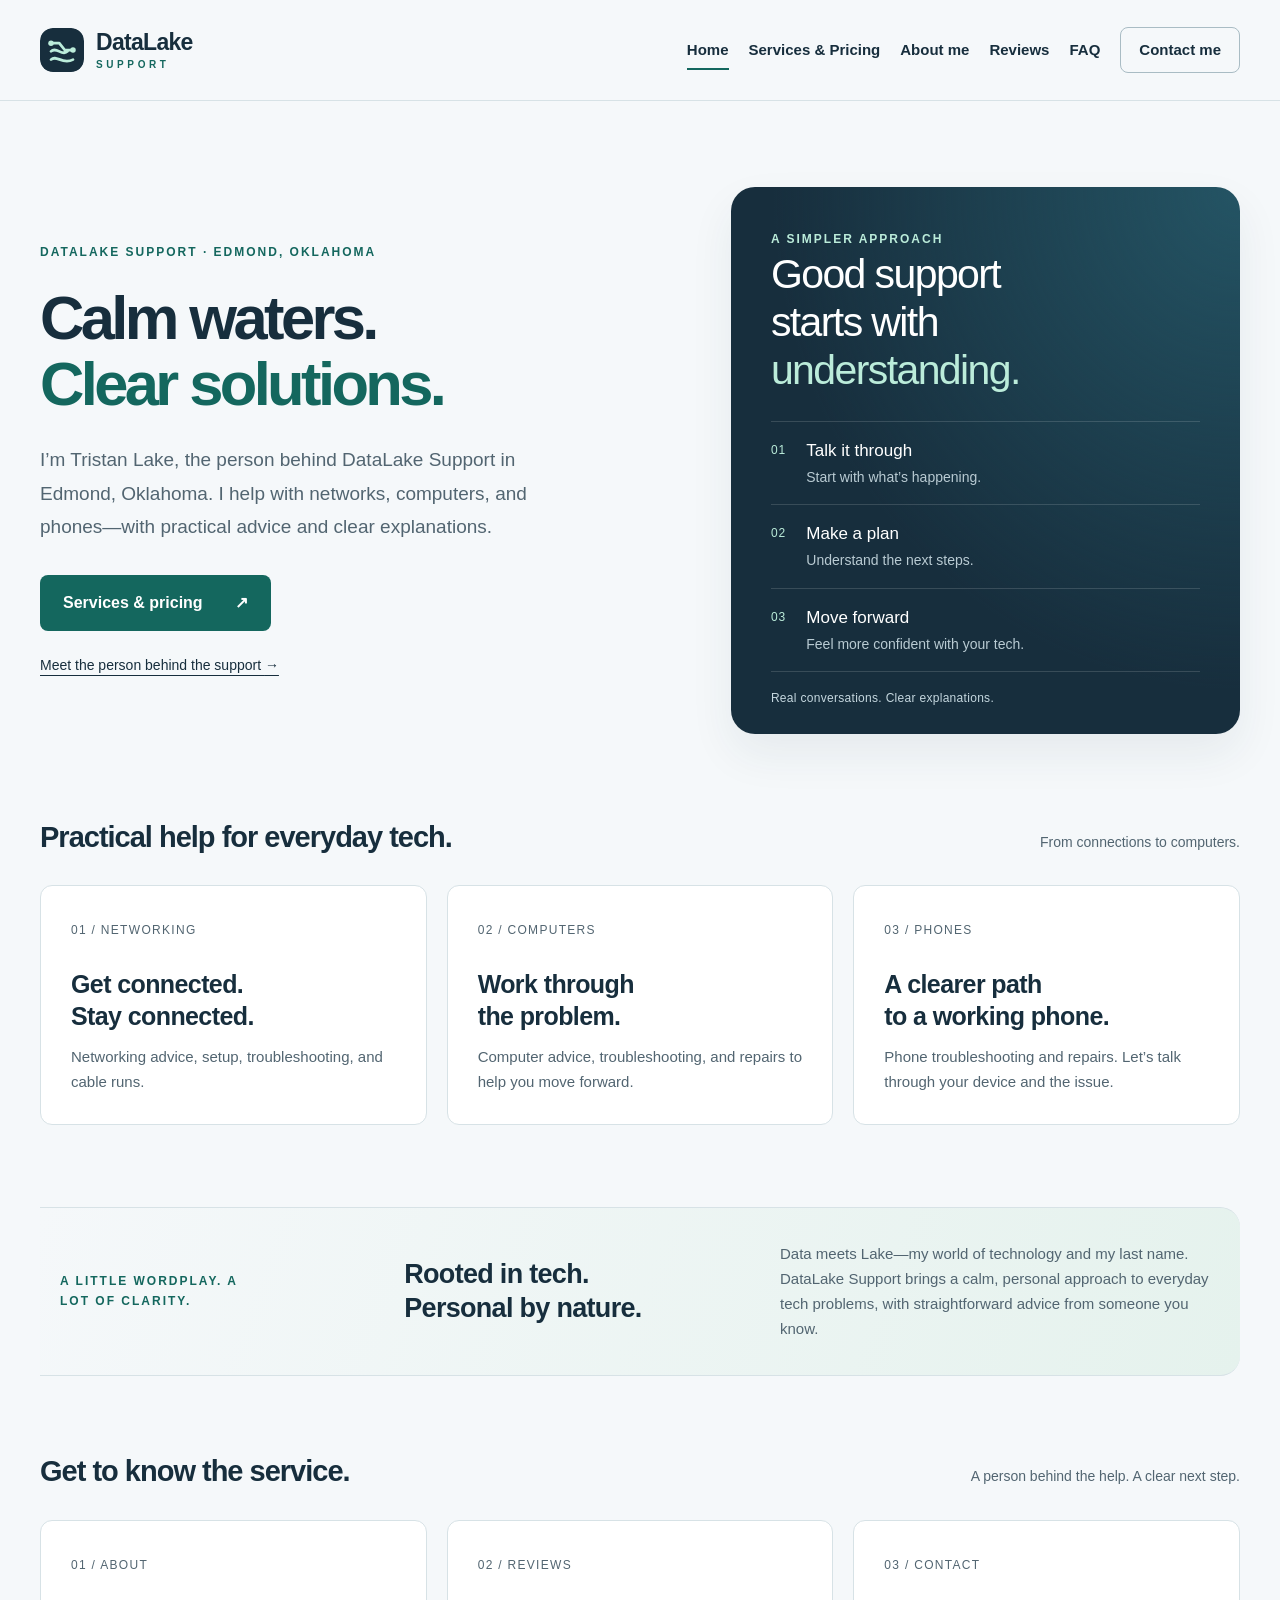
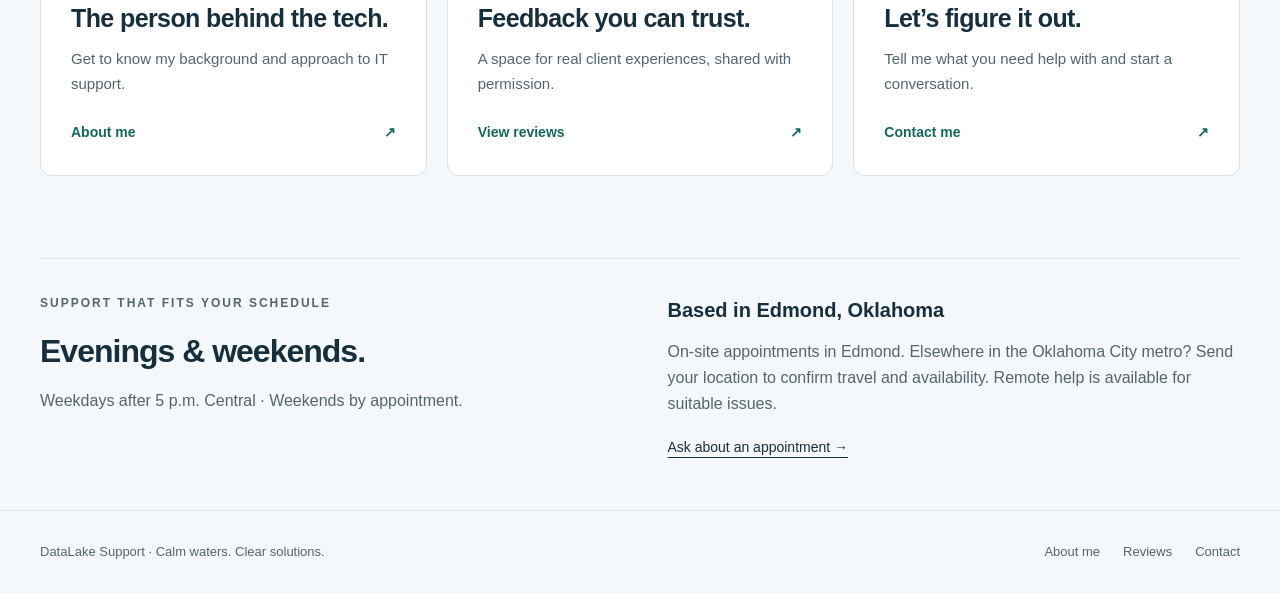
<file: index.html>
<!doctype html>
<html lang="en"><head><meta charset="utf-8"><meta name="viewport" content="width=device-width, initial-scale=1"><meta name="description" content="DataLake Support: personal IT help in Edmond, Oklahoma. Computer repairs, Wi-Fi, networking, and phone troubleshooting with Tristan Lake."><meta name="theme-color" content="#172e3d"><title>Personal IT support in Edmond, OK | DataLake Support</title><link rel="stylesheet" href="styles.css?v=datalake-1"><script src="site.js" defer></script><link rel="icon" type="image/svg+xml" href="favicon.svg"></head><body><a class="skip" href="#main">Skip to content</a><header><div class="wrap header-inner"><a class="brand" href="index.html" aria-label="DataLake Support home"><img class="brand-mark" src="favicon.svg" width="44" height="44" alt=""><span class="brand-wordmark">DataLake<span class="brand-subtitle">SUPPORT</span></span></a><nav aria-label="Main navigation"><a href="index.html" aria-current="page">Home</a><a href="services.html">Services & Pricing</a><a href="about.html">About me</a><a href="reviews.html">Reviews</a><a href="faq.html">FAQ</a><a href="contact.html" class="nav-contact">Contact me</a></nav></div></header><main id="main" class="wrap"><section class="hero"><div><p class="eyebrow">DATALAKE SUPPORT · EDMOND, OKLAHOMA</p><h1>Calm waters.<br><span>Clear solutions.</span></h1><p class="lead">I’m Tristan Lake, the person behind DataLake Support in Edmond, Oklahoma. I help with networks, computers, and phones—with practical advice and clear explanations.</p><div class="actions"><a class="button" href="services.html">Services &amp; pricing <span aria-hidden="true">↗</span></a><a class="text-link" href="about.html">Meet the person behind the support <span aria-hidden="true">→</span></a></div></div><aside class="feature"><span class="eyebrow">A SIMPLER APPROACH</span><h2>Good support<br>starts with<br><em>understanding.</em></h2><div class="steps"><div><span>01</span><p>Talk it through<small>Start with what’s happening.</small></p></div><div><span>02</span><p>Make a plan<small>Understand the next steps.</small></p></div><div><span>03</span><p>Move forward<small>Feel more confident with your tech.</small></p></div></div><p class="feature-bottom">Real conversations. Clear explanations.</p></aside></section><section class="section services"><div class="section-heading"><h2>Practical help for everyday tech.</h2><p>From connections to computers.</p></div><div class="cards"><div class="card"><span class="card-number">01 / NETWORKING</span><h3>Get connected.<br>Stay connected.</h3><p>Networking advice, setup, troubleshooting, and cable runs.</p></div><div class="card"><span class="card-number">02 / COMPUTERS</span><h3>Work through<br>the problem.</h3><p>Computer advice, troubleshooting, and repairs to help you move forward.</p></div><div class="card"><span class="card-number">03 / PHONES</span><h3>A clearer path<br>to a working phone.</h3><p>Phone troubleshooting and repairs. Let’s talk through your device and the issue.</p></div></div></section><section class="intro-strip"><p class="eyebrow">A LITTLE WORDPLAY. A LOT OF CLARITY.</p><h2>Rooted in tech.<br>Personal by nature.</h2><p>Data meets Lake—my world of technology and my last name. DataLake Support brings a calm, personal approach to everyday tech problems, with straightforward advice from someone you know.</p></section><section class="section"><div class="section-heading"><h2>Get to know the service.</h2><p>A person behind the help. A clear next step.</p></div><div class="cards"><a class="card" href="about.html"><span class="card-number">01 / ABOUT</span><h3>The person behind the tech.</h3><p>Get to know my background and approach to IT support.</p><span class="card-link">About me <span aria-hidden="true">↗</span></span></a><a class="card" href="reviews.html"><span class="card-number">02 / REVIEWS</span><h3>Feedback you can trust.</h3><p>A space for real client experiences, shared with permission.</p><span class="card-link">View reviews <span aria-hidden="true">↗</span></span></a><a class="card" href="contact.html"><span class="card-number">03 / CONTACT</span><h3>Let’s figure it out.</h3><p>Tell me what you need help with and start a conversation.</p><span class="card-link">Contact me <span aria-hidden="true">↗</span></span></a></div></section><section class="availability"><div><p class="eyebrow">SUPPORT THAT FITS YOUR SCHEDULE</p><h2>Evenings &amp; weekends.</h2><p>Weekdays after 5 p.m. Central · Weekends by appointment.</p></div><div><h3>Based in Edmond, Oklahoma</h3><p>On-site appointments in Edmond. Elsewhere in the Oklahoma City metro? Send your location to confirm travel and availability. Remote help is available for suitable issues.</p><a href="contact.html" class="text-link">Ask about an appointment →</a></div></section></main><footer><div class="wrap footer-inner"><p>DataLake Support · Calm waters. Clear solutions.</p><div class="footer-links"><a href="about.html">About me</a><a href="reviews.html">Reviews</a><a href="contact.html">Contact</a></div></div></footer></body></html>
</file>
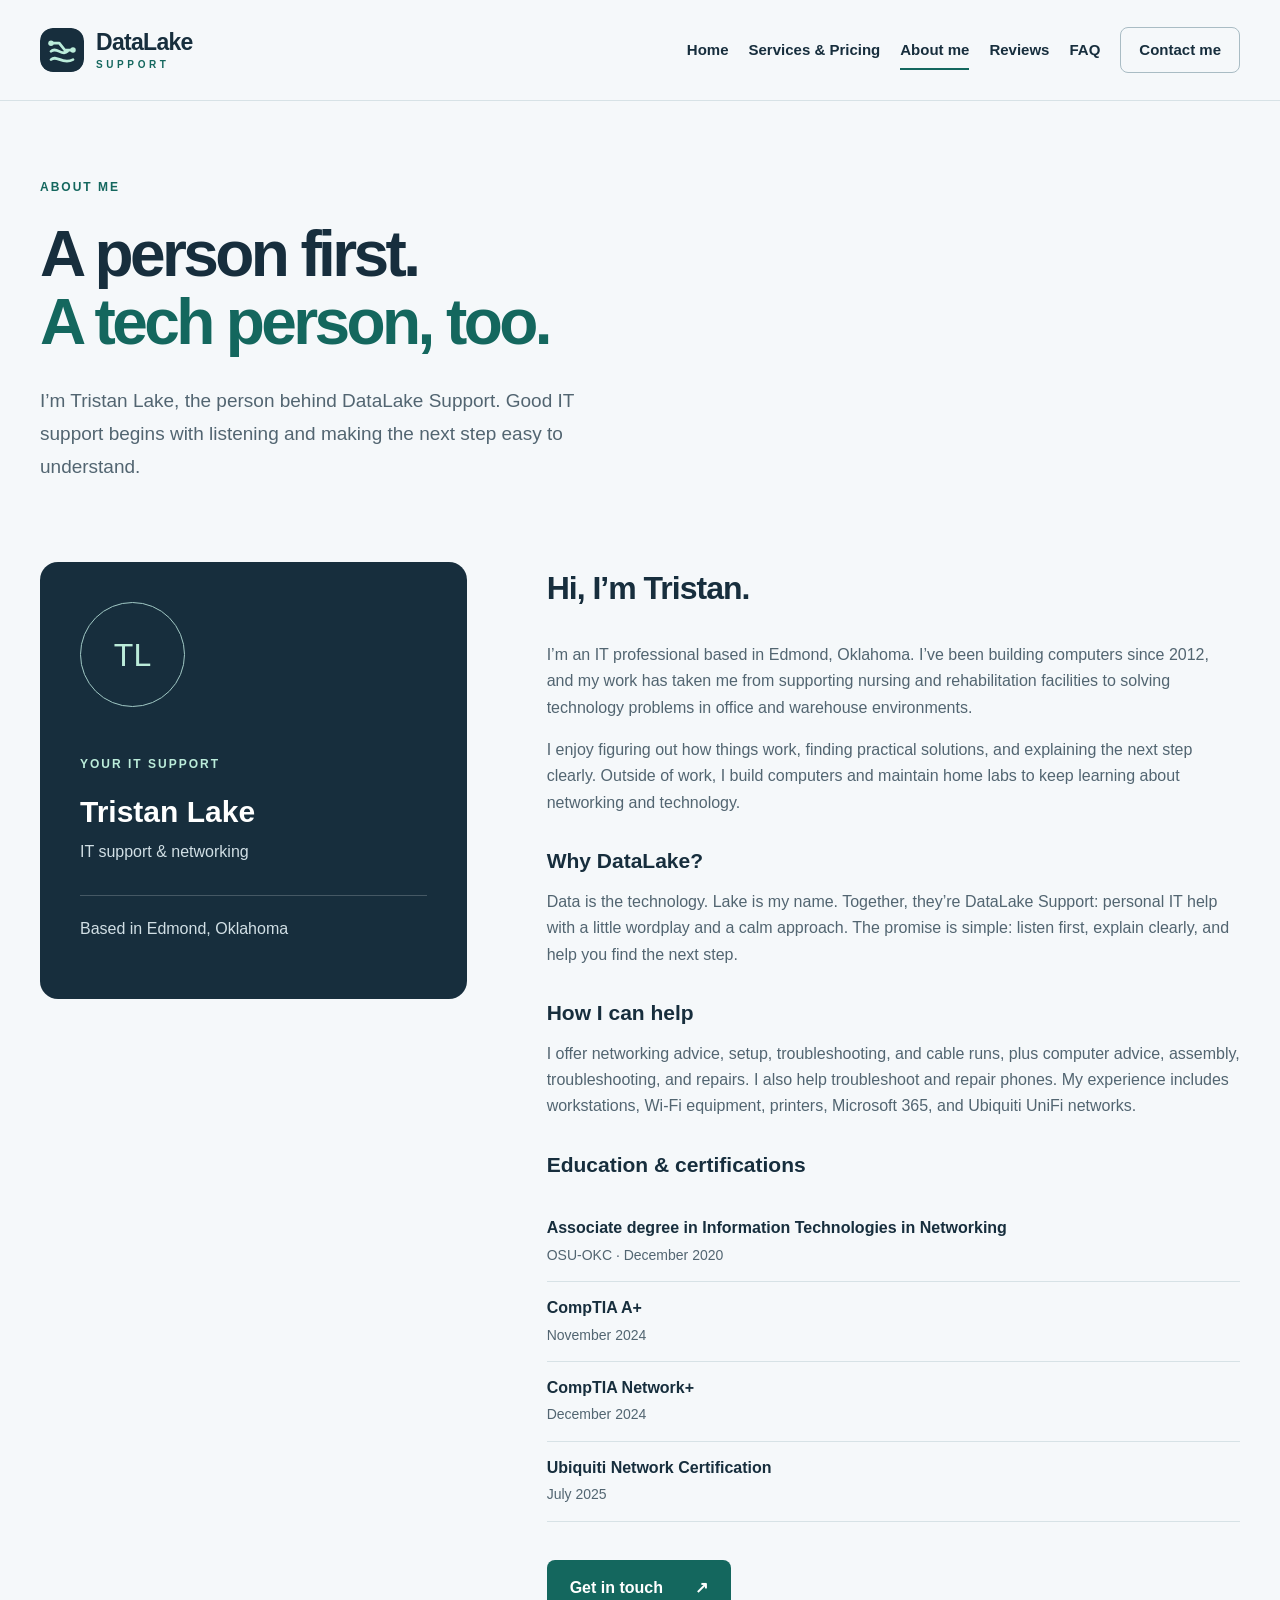
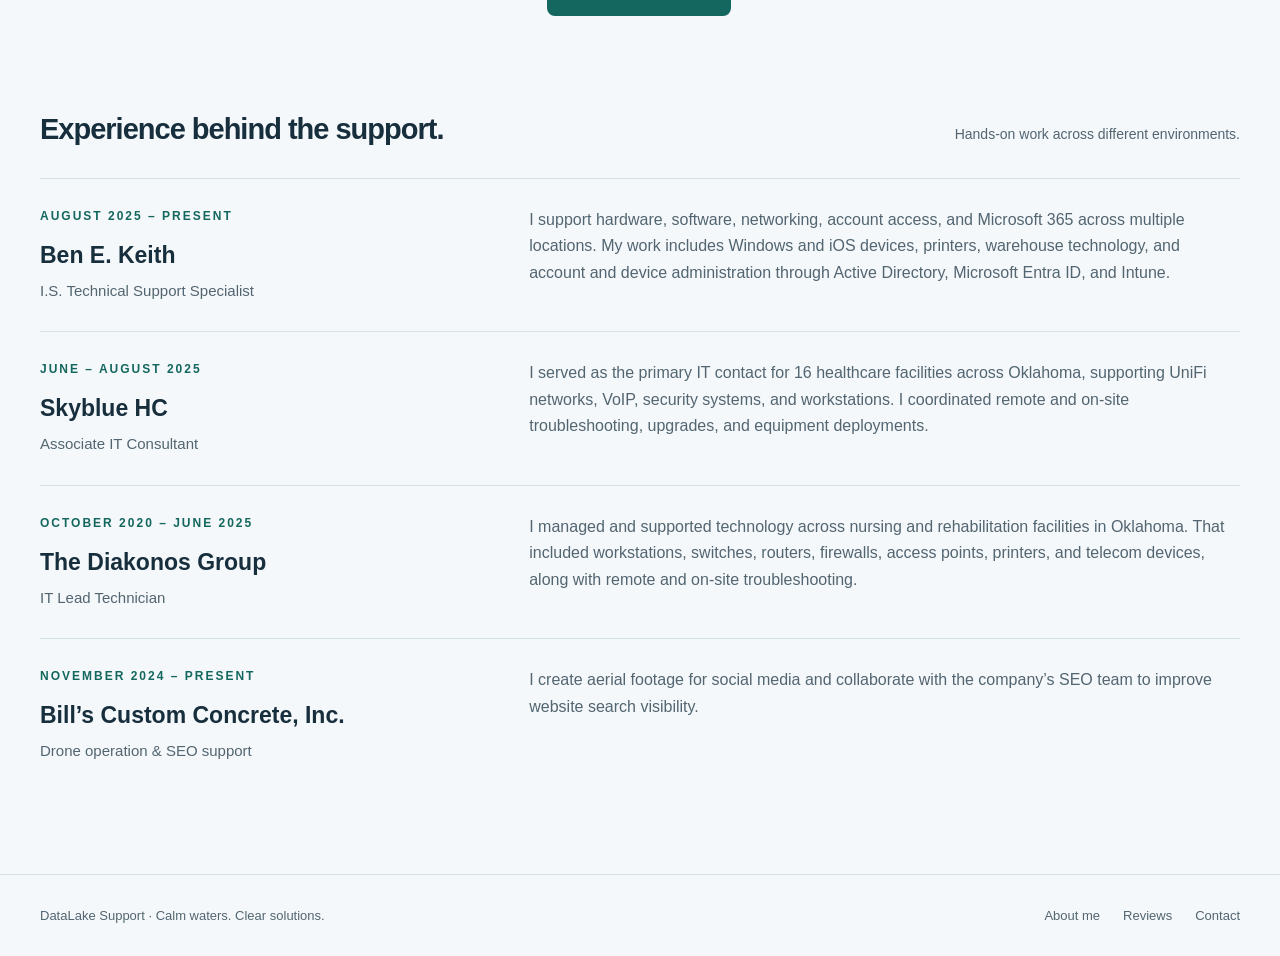
<file: about.html>
<!doctype html>
<html lang="en"><head><meta charset="utf-8"><meta name="viewport" content="width=device-width, initial-scale=1"><meta name="description" content="Meet Tristan Lake, the IT professional behind DataLake Support in Edmond, Oklahoma. Practical experience, clear explanations, and personal support."><meta name="theme-color" content="#172e3d"><title>About me | DataLake Support</title><link rel="stylesheet" href="styles.css?v=datalake-1"><script src="site.js" defer></script><link rel="icon" type="image/svg+xml" href="favicon.svg"></head><body><a class="skip" href="#main">Skip to content</a><header><div class="wrap header-inner"><a class="brand" href="index.html" aria-label="DataLake Support home"><img class="brand-mark" src="favicon.svg" width="44" height="44" alt=""><span class="brand-wordmark">DataLake<span class="brand-subtitle">SUPPORT</span></span></a><nav aria-label="Main navigation"><a href="index.html">Home</a><a href="services.html">Services & Pricing</a><a href="about.html" aria-current="page">About me</a><a href="reviews.html">Reviews</a><a href="faq.html">FAQ</a><a href="contact.html" class="nav-contact">Contact me</a></nav></div></header><main id="main" class="wrap"><section class="page-heading"><p class="eyebrow">ABOUT ME</p><h1>A person first.<br><span>A tech person, too.</span></h1><p class="lead">I’m Tristan Lake, the person behind DataLake Support. Good IT support begins with listening and making the next step easy to understand.</p></section><section class="about-layout"><aside class="profile-panel"><span class="monogram" aria-hidden="true">TL</span><p class="eyebrow">YOUR IT SUPPORT</p><h2>Tristan Lake</h2><p>IT support & networking</p><p class="location">Based in Edmond, Oklahoma</p></aside><div class="story"><h2>Hi, I’m Tristan.</h2><p>I’m an IT professional based in Edmond, Oklahoma. I’ve been building computers since 2012, and my work has taken me from supporting nursing and rehabilitation facilities to solving technology problems in office and warehouse environments.</p><p>I enjoy figuring out how things work, finding practical solutions, and explaining the next step clearly. Outside of work, I build computers and maintain home labs to keep learning about networking and technology.</p><h3>Why DataLake?</h3><p>Data is the technology. Lake is my name. Together, they’re DataLake Support: personal IT help with a little wordplay and a calm approach. The promise is simple: listen first, explain clearly, and help you find the next step.</p><h3>How I can help</h3><p>I offer networking advice, setup, troubleshooting, and cable runs, plus computer advice, assembly, troubleshooting, and repairs. I also help troubleshoot and repair phones. My experience includes workstations, Wi-Fi equipment, printers, Microsoft 365, and Ubiquiti UniFi networks.</p><h3>Education &amp; certifications</h3><ul class="credentials"><li><strong>Associate degree in Information Technologies in Networking</strong><span>OSU-OKC · December 2020</span></li><li><strong>CompTIA A+</strong><span>November 2024</span></li><li><strong>CompTIA Network+</strong><span>December 2024</span></li><li><strong>Ubiquiti Network Certification</strong><span>July 2025</span></li></ul><a class="button" href="contact.html">Get in touch <span aria-hidden="true">↗</span></a></div></section><section class="experience section"><div class="section-heading"><h2>Experience behind the support.</h2><p>Hands-on work across different environments.</p></div><div class="career-list"><article><div><p class="eyebrow">AUGUST 2025 – PRESENT</p><h3>Ben E. Keith</h3><p class="role">I.S. Technical Support Specialist</p></div><p>I support hardware, software, networking, account access, and Microsoft 365 across multiple locations. My work includes Windows and iOS devices, printers, warehouse technology, and account and device administration through Active Directory, Microsoft Entra ID, and Intune.</p></article><article><div><p class="eyebrow">JUNE – AUGUST 2025</p><h3>Skyblue HC</h3><p class="role">Associate IT Consultant</p></div><p>I served as the primary IT contact for 16 healthcare facilities across Oklahoma, supporting UniFi networks, VoIP, security systems, and workstations. I coordinated remote and on-site troubleshooting, upgrades, and equipment deployments.</p></article><article><div><p class="eyebrow">OCTOBER 2020 – JUNE 2025</p><h3>The Diakonos Group</h3><p class="role">IT Lead Technician</p></div><p>I managed and supported technology across nursing and rehabilitation facilities in Oklahoma. That included workstations, switches, routers, firewalls, access points, printers, and telecom devices, along with remote and on-site troubleshooting.</p></article><article><div><p class="eyebrow">NOVEMBER 2024 – PRESENT</p><h3>Bill’s Custom Concrete, Inc.</h3><p class="role">Drone operation &amp; SEO support</p></div><p>I create aerial footage for social media and collaborate with the company’s SEO team to improve website search visibility.</p></article></div></section></main><footer><div class="wrap footer-inner"><p>DataLake Support · Calm waters. Clear solutions.</p><div class="footer-links"><a href="about.html">About me</a><a href="reviews.html">Reviews</a><a href="contact.html">Contact</a></div></div></footer></body></html>
</file>
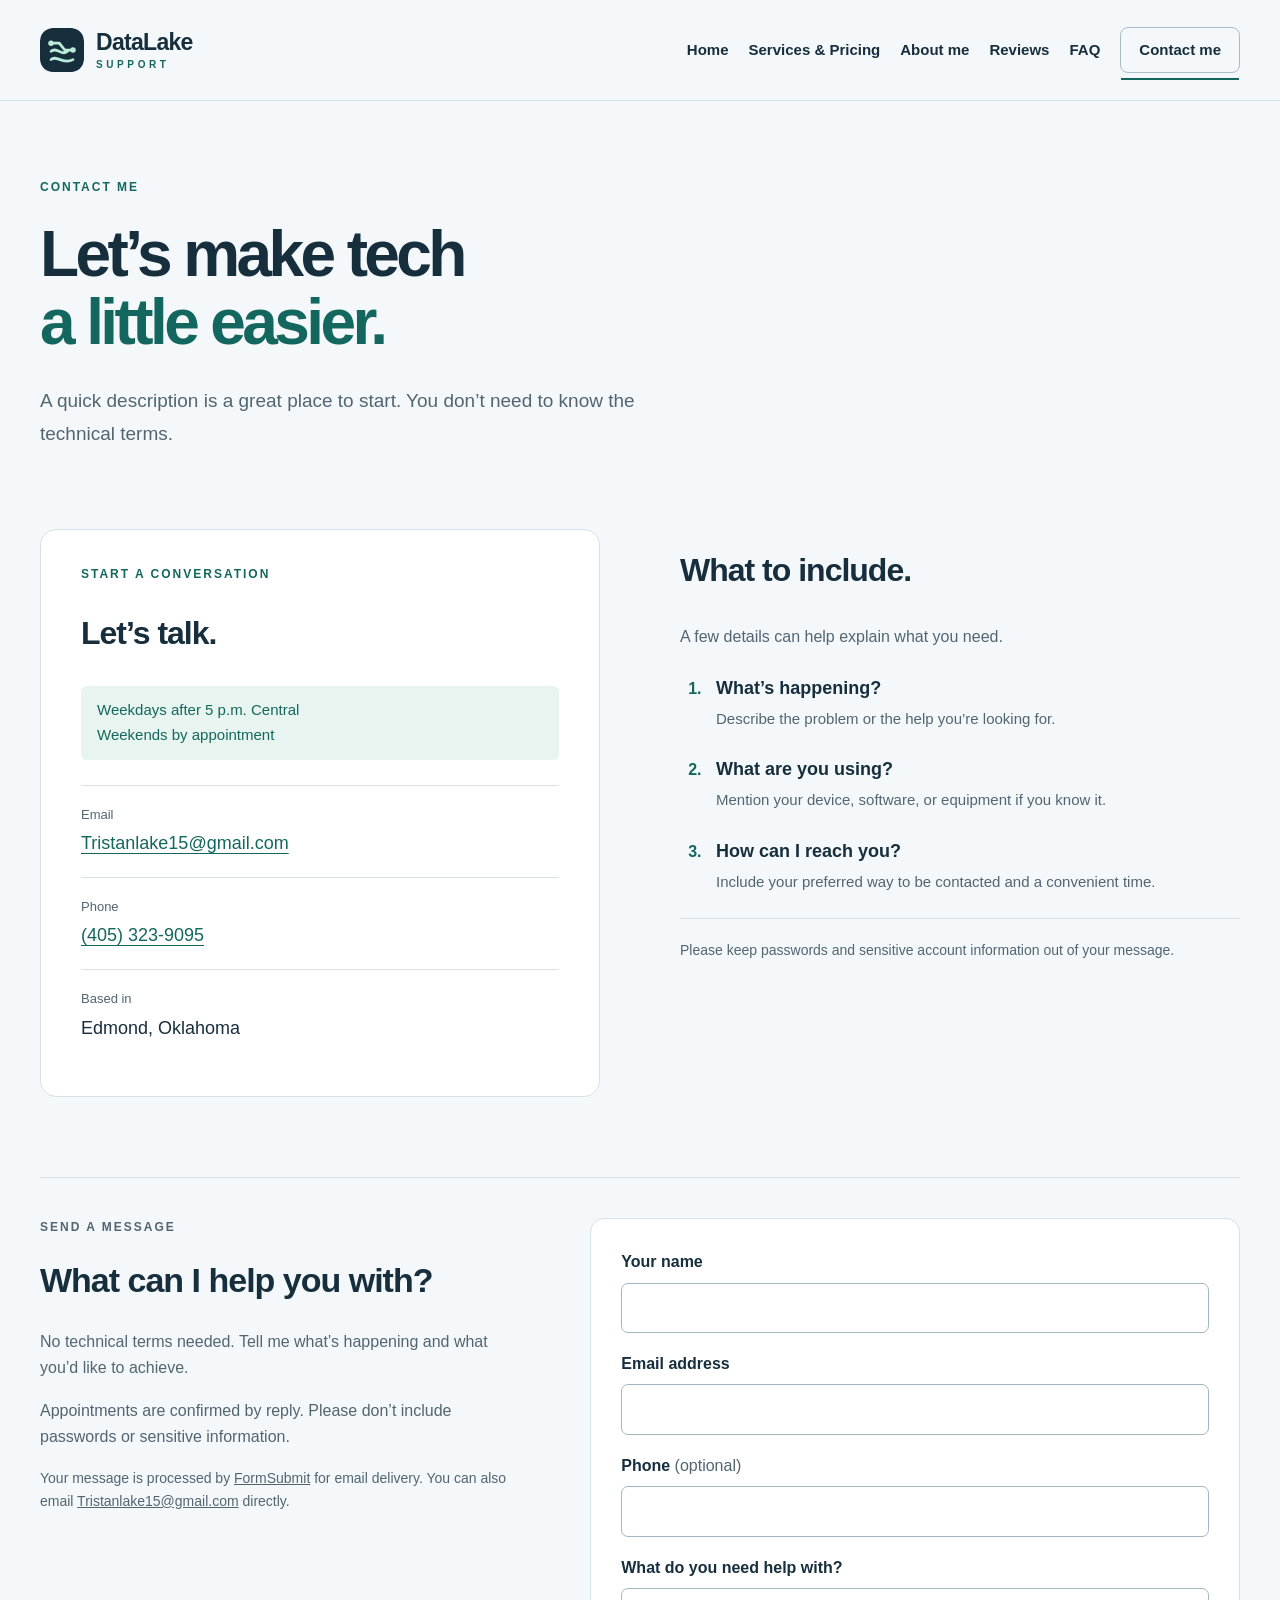
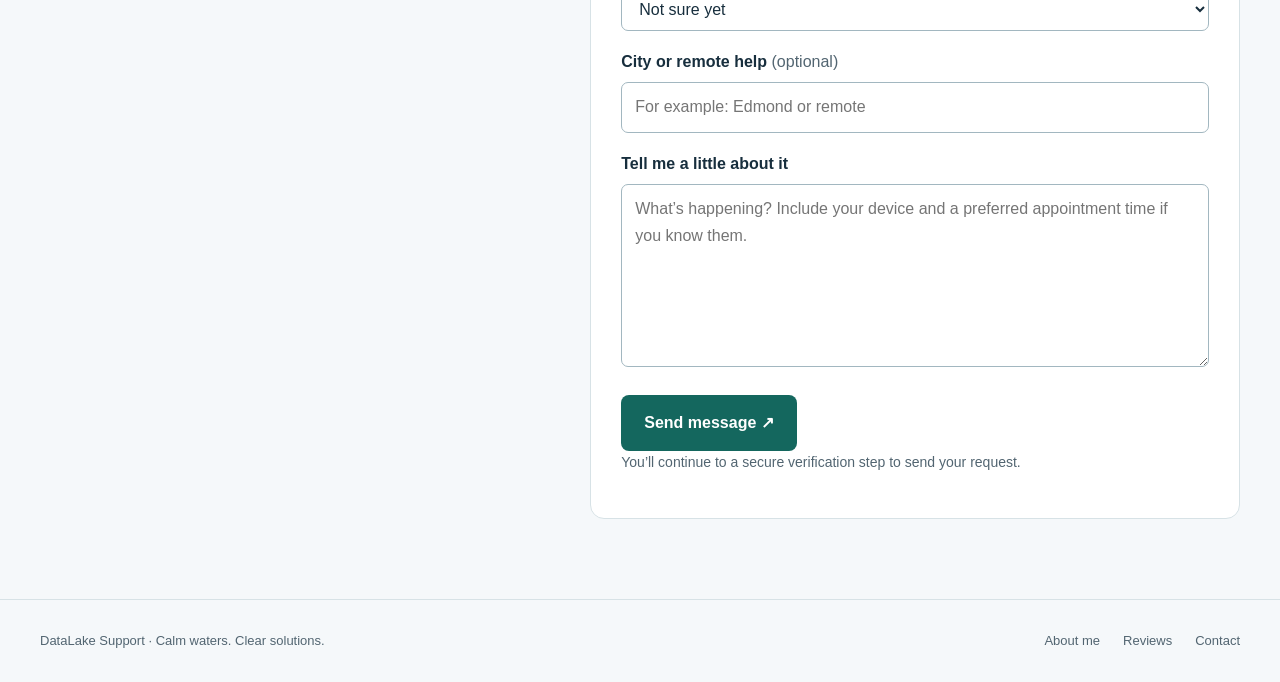
<file: contact.html>
<!doctype html>
<html lang="en"><head><meta charset="utf-8"><meta name="viewport" content="width=device-width, initial-scale=1"><meta name="description" content="Contact Tristan Lake at DataLake Support for computer, phone, Wi-Fi, and networking help. Evening and weekend appointments in Edmond, Oklahoma."><meta name="theme-color" content="#172e3d"><title>Contact me | DataLake Support</title><link rel="stylesheet" href="styles.css?v=datalake-1"><script src="site.js" defer></script><link rel="icon" type="image/svg+xml" href="favicon.svg"></head><body><a class="skip" href="#main">Skip to content</a><header><div class="wrap header-inner"><a class="brand" href="index.html" aria-label="DataLake Support home"><img class="brand-mark" src="favicon.svg" width="44" height="44" alt=""><span class="brand-wordmark">DataLake<span class="brand-subtitle">SUPPORT</span></span></a><nav aria-label="Main navigation"><a href="index.html">Home</a><a href="services.html">Services & Pricing</a><a href="about.html">About me</a><a href="reviews.html">Reviews</a><a href="faq.html">FAQ</a><a href="contact.html" aria-current="page" class="nav-contact">Contact me</a></nav></div></header><main id="main" class="wrap"><section class="page-heading"><p class="eyebrow">CONTACT ME</p><h1>Let’s make tech<br><span>a little easier.</span></h1><p class="lead">A quick description is a great place to start. You don’t need to know the technical terms.</p></section><section class="contact-layout"><div class="contact-panel"><p class="eyebrow">START A CONVERSATION</p><h2>Let’s talk.</h2><p class="contact-notice">Weekdays after 5 p.m. Central<br>Weekends by appointment</p><dl><div><dt>Email</dt><dd><a href="mailto:Tristanlake15@gmail.com">Tristanlake15@gmail.com</a></dd></div><div><dt>Phone</dt><dd><a href="tel:+14053239095">(405) 323-9095</a></dd></div><div><dt>Based in</dt><dd>Edmond, Oklahoma</dd></div></dl></div><div class="contact-help"><h2>What to include.</h2><p>A few details can help explain what you need.</p><ol><li><h3>What’s happening?</h3><p>Describe the problem or the help you’re looking for.</p></li><li><h3>What are you using?</h3><p>Mention your device, software, or equipment if you know it.</p></li><li><h3>How can I reach you?</h3><p>Include your preferred way to be contacted and a convenient time.</p></li></ol><p class="privacy-note">Please keep passwords and sensitive account information out of your message.</p></div></section><section class="message-section" id="message"><div><p class="eyebrow">SEND A MESSAGE</p><h2>What can I help you with?</h2><p>No technical terms needed. Tell me what’s happening and what you’d like to achieve.</p><p>Appointments are confirmed by reply. Please don’t include passwords or sensitive information.</p><p class="small">Your message is processed by <a href="https://formsubmit.co/privacy.pdf">FormSubmit</a> for email delivery. You can also email <a href="mailto:Tristanlake15@gmail.com">Tristanlake15@gmail.com</a> directly.</p></div><form action="https://formsubmit.co/Tristanlake15@gmail.com" method="POST"><input type="hidden" name="_subject" value="New IT service inquiry — DataLake Support"><input type="hidden" name="_template" value="table"><div class="honeypot" aria-hidden="true"><label>Leave this blank<input type="text" name="_honey" tabindex="-1" autocomplete="off"></label></div><label for="name">Your name</label><input id="name" name="name" autocomplete="name" maxlength="100" required><label for="email">Email address</label><input id="email" name="email" type="email" autocomplete="email" maxlength="254" required><label for="phone">Phone <span>(optional)</span></label><input id="phone" name="phone" type="tel" autocomplete="tel" maxlength="40"><label for="service">What do you need help with?</label><select id="service" name="service"><option>Not sure yet</option>Remote support</option><option>On-site support</option><option>Repair or project</option><option>Computer setup</option><option>Wi-Fi or networking</option><option>Computer or phone repair</option><option>Tech advice</option></select><label for="location">City or remote help <span>(optional)</span></label><input id="location" name="location" maxlength="150" placeholder="For example: Edmond or remote"><label for="message-text">Tell me a little about it</label><textarea id="message-text" name="message" rows="6" minlength="10" maxlength="5000" required placeholder="What’s happening? Include your device and a preferred appointment time if you know them."></textarea><button type="submit" class="button">Send message ↗</button><p class="small">You’ll continue to a secure verification step to send your request.</p></form></section></main><footer><div class="wrap footer-inner"><p>DataLake Support · Calm waters. Clear solutions.</p><div class="footer-links"><a href="about.html">About me</a><a href="reviews.html">Reviews</a><a href="contact.html">Contact</a></div></div></footer></body></html>
</file>
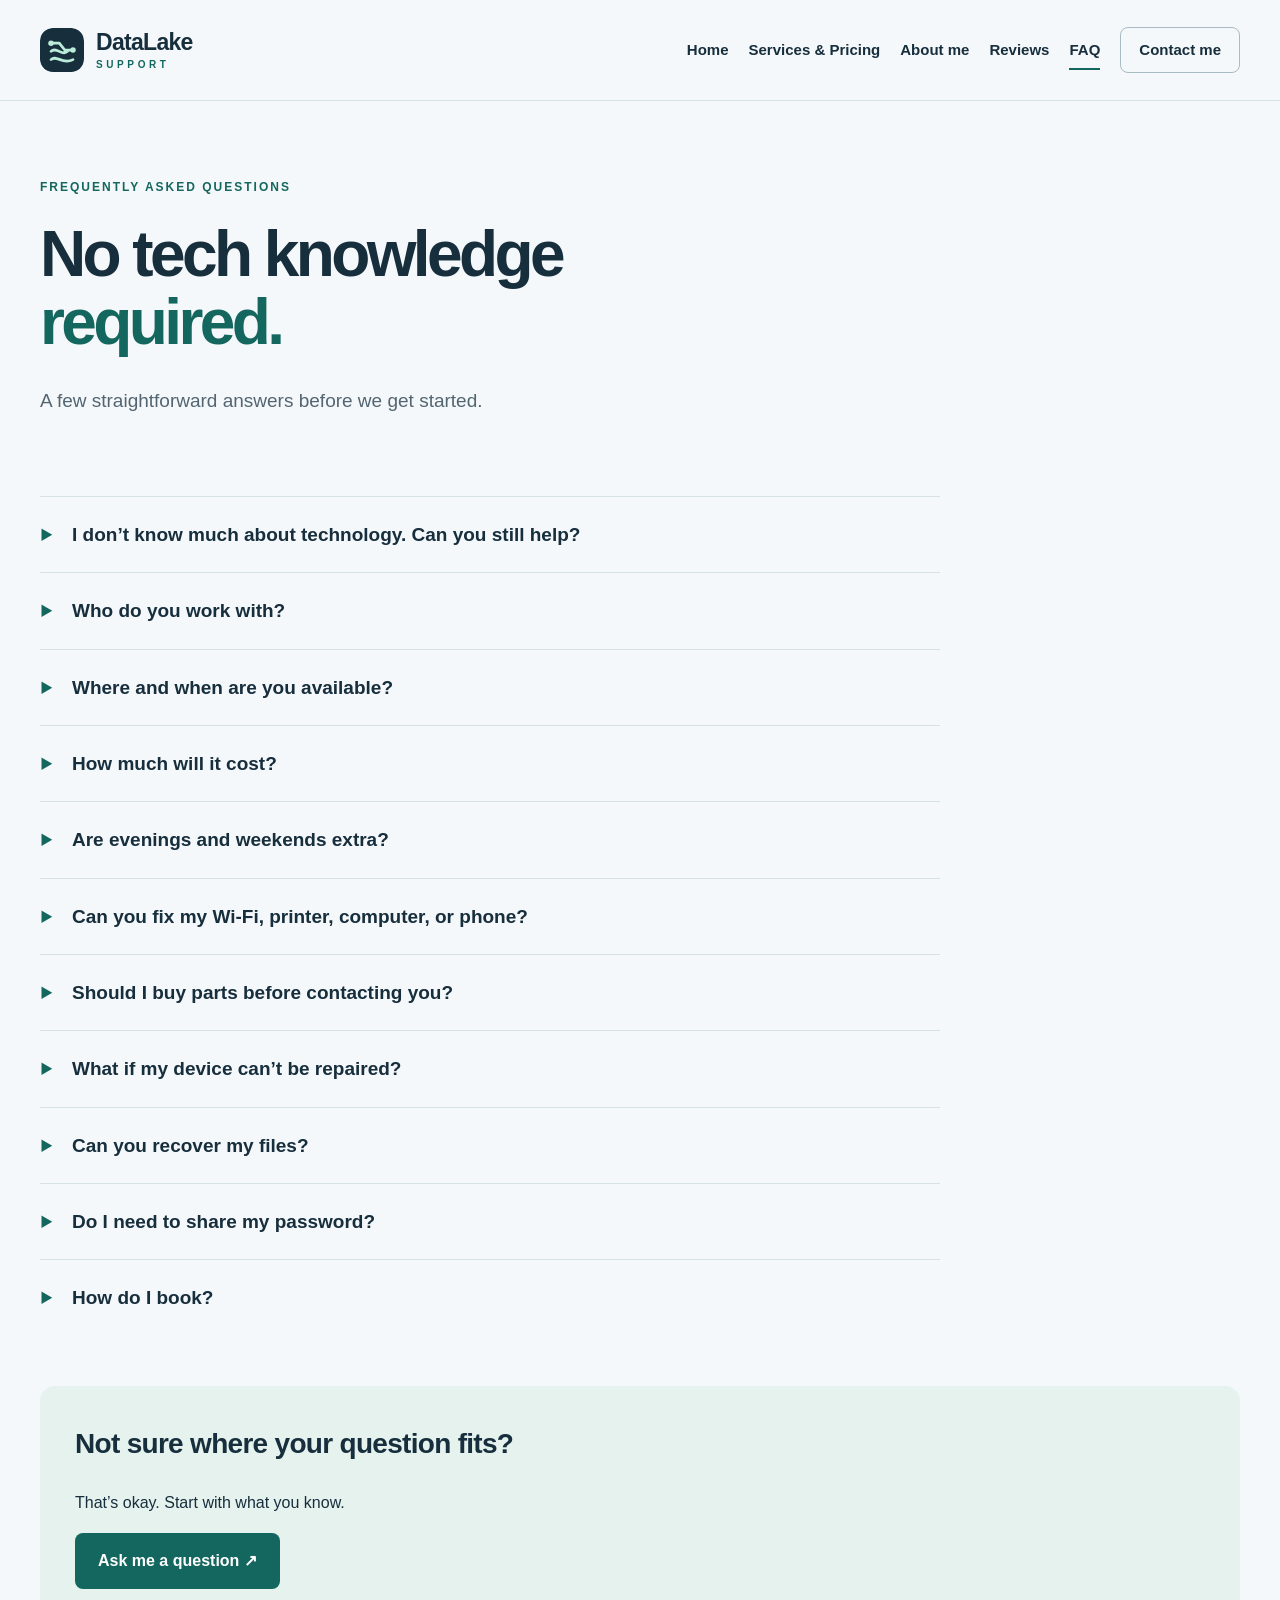
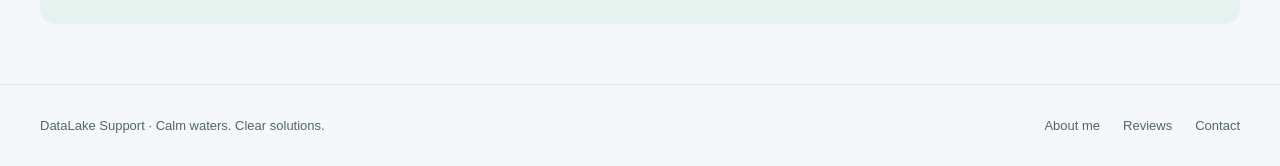
<file: faq.html>
<!doctype html>
<html lang="en"><head><meta charset="utf-8"><meta name="viewport" content="width=device-width, initial-scale=1"><meta name="description" content="Answers to common questions about DataLake Support pricing, appointments, repairs, remote help, and service in Edmond, Oklahoma."><meta name="theme-color" content="#172e3d"><title>Frequently Asked Questions | DataLake Support</title><link rel="stylesheet" href="styles.css?v=datalake-1"><script src="site.js" defer></script><link rel="icon" type="image/svg+xml" href="favicon.svg"></head><body><a class="skip" href="#main">Skip to content</a><header><div class="wrap header-inner"><a class="brand" href="index.html" aria-label="DataLake Support home"><img class="brand-mark" src="favicon.svg" width="44" height="44" alt=""><span class="brand-wordmark">DataLake<span class="brand-subtitle">SUPPORT</span></span></a><nav aria-label="Main navigation"><a href="index.html">Home</a><a href="services.html">Services & Pricing</a><a href="about.html">About me</a><a href="reviews.html">Reviews</a><a href="faq.html" aria-current="page">FAQ</a><a href="contact.html" class="nav-contact">Contact me</a></nav></div></header><main id="main" class="wrap"><section class="page-heading"><p class="eyebrow">FREQUENTLY ASKED QUESTIONS</p><h1>No tech knowledge<br><span>required.</span></h1><p class="lead">A few straightforward answers before we get started.</p></section><section class="faq-list" aria-label="Frequently asked questions"><details><summary>I don’t know much about technology. Can you still help?</summary><p>Absolutely. You don’t need the right technical words. Explain what you’re trying to do and what happens instead. I’ll ask questions, explain the options clearly, and work at a pace that feels comfortable.</p></details><details><summary>Who do you work with?</summary><p>Individuals, families, home offices, and small businesses are welcome. Tell me what you need so I can confirm it fits my experience and availability. If another specialist is a better fit, I’ll be honest about that.</p></details><details><summary>Where and when are you available?</summary><p>I’m based in Edmond, Oklahoma, with appointments after 5 p.m. Central on weekdays and by arrangement on weekends. Edmond on-site travel is included in the listed visit rate. Other Oklahoma City metro locations are considered by arrangement, with any travel cost agreed beforehand. Suitable issues can also be handled remotely.</p></details><details><summary>How much will it cost?</summary><p>Remote support is $75 per hour with a 30-minute minimum. On-site support is $95 per hour with a one-hour minimum. Both are billed in 15-minute increments after the minimum. Some setups have package prices, and repairs or larger projects receive a quote. See Services & Pricing for the details.</p></details><details><summary>Are evenings and weekends extra?</summary><p>No. Evening and weekend appointments are my normal availability, so there is no extra surcharge during those hours. Appointments depend on my schedule; this is not a 24/7 emergency service.</p></details><details><summary>Can you fix my Wi-Fi, printer, computer, or phone?</summary><p>I can help with network setup and troubleshooting, computers, printers, and phone issues. What’s possible depends on the device and the cause. Share the make, model, and symptoms if you know them. Repairs and replacement parts are assessed before you approve the work.</p></details><details><summary>Should I buy parts before contacting you?</summary><p>It’s usually best to talk first. I can help check compatibility and whether a purchase is worthwhile. Parts and software are not included in labor rates; costs and purchasing arrangements are agreed before ordering.</p></details><details><summary>What if my device can’t be repaired?</summary><p>I’ll explain what I found and whether repair, replacement, or a specialist is the more sensible next step. Approved diagnostic work and hourly minimums still apply, even when repair isn’t possible. I won’t start additional paid work without discussing it with you.</p></details><details><summary>Can you recover my files?</summary><p>I can assess file-transfer and backup options, but recovery is not guaranteed. If a drive may have failed, describe the symptoms before continuing to use it. Cases that need specialist recovery should go to a dedicated recovery provider.</p></details><details><summary>Do I need to share my password?</summary><p>Don’t send passwords, payment details, or sensitive files through the contact form. If access is needed during an appointment, we’ll discuss it then; you can enter credentials yourself. Back up important files before repair work when possible.</p></details><details><summary>How do I book?</summary><p>Send a message through the Contact page or email me with the issue, your location, and a preferred evening or weekend time. I’ll reply to discuss the next step. Sending a request does not confirm an appointment.</p></details></section><section class="faq-cta"><h2>Not sure where your question fits?</h2><p>That’s okay. Start with what you know.</p><a href="contact.html" class="button">Ask me a question ↗</a></section></main><footer><div class="wrap footer-inner"><p>DataLake Support · Calm waters. Clear solutions.</p><div class="footer-links"><a href="about.html">About me</a><a href="reviews.html">Reviews</a><a href="contact.html">Contact</a></div></div></footer></body></html>
</file>
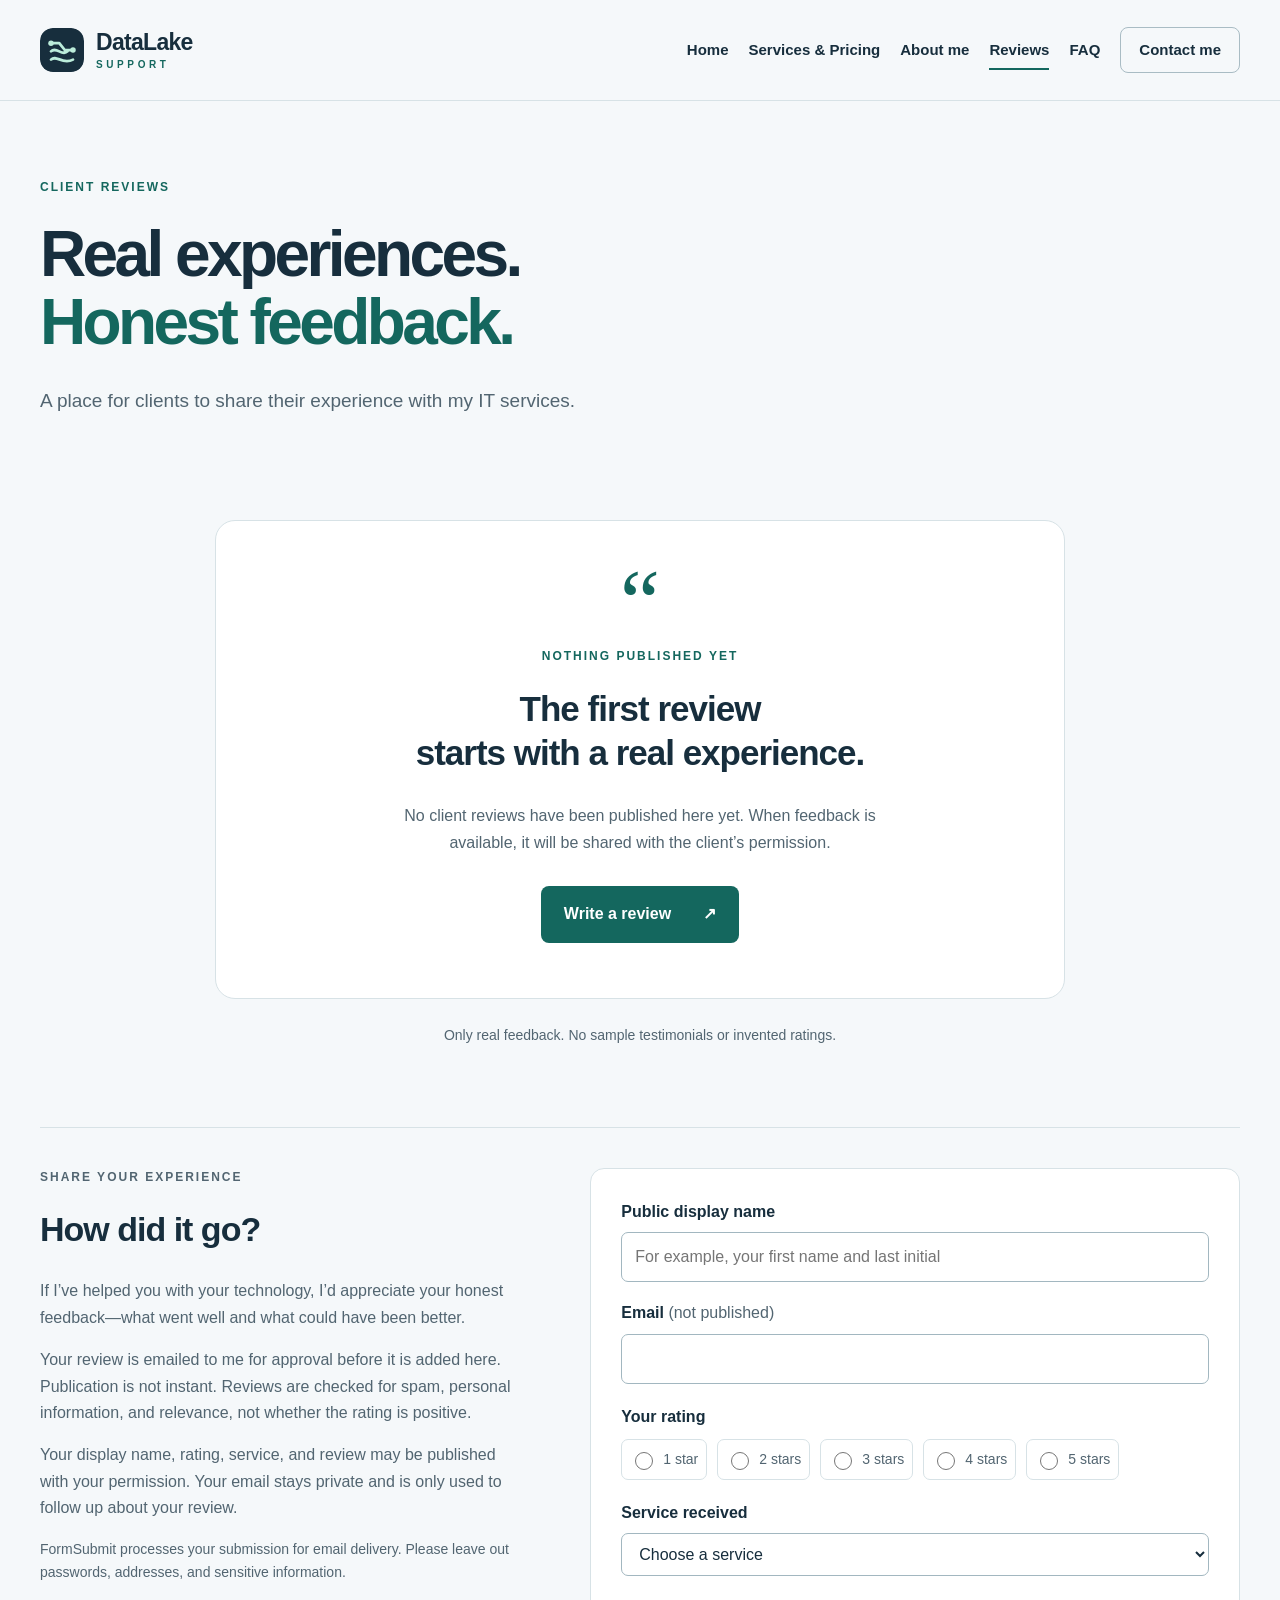
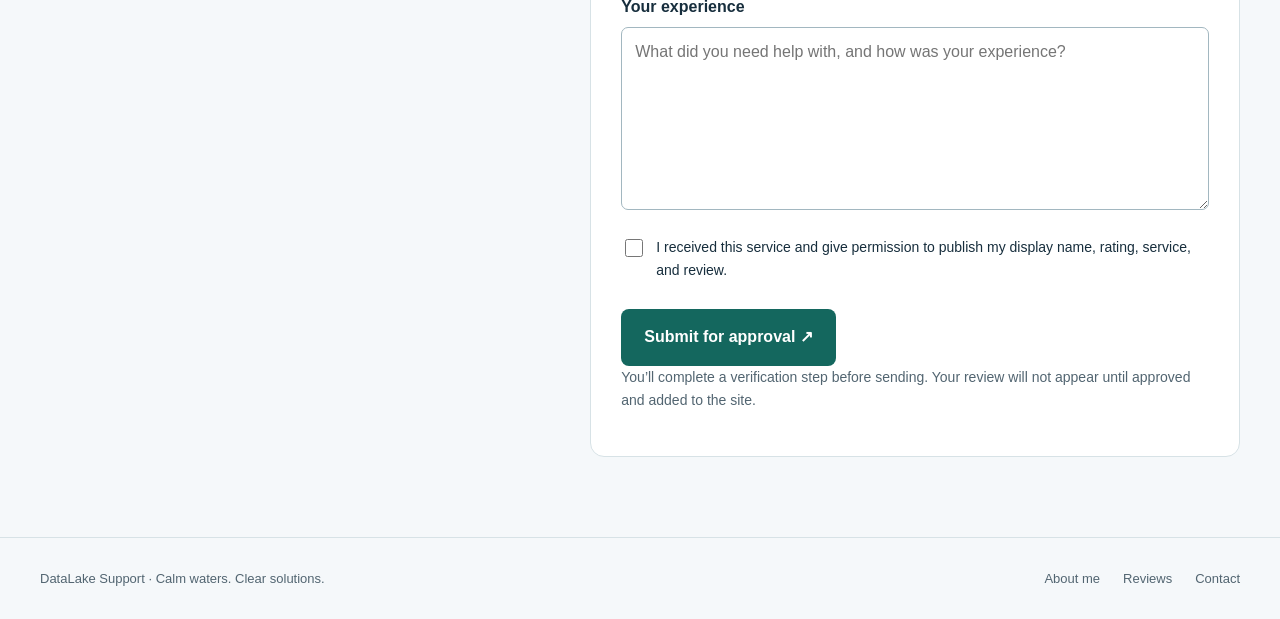
<file: reviews.html>
<!doctype html>
<html lang="en"><head><meta charset="utf-8"><meta name="viewport" content="width=device-width, initial-scale=1"><meta name="description" content="Read client feedback and share your experience with DataLake Support. Reviews are published with permission after approval."><meta name="theme-color" content="#172e3d"><title>Client reviews | DataLake Support</title><link rel="stylesheet" href="styles.css?v=datalake-1"><script src="site.js" defer></script><script src="reviews-data.js" defer></script><script src="reviews.js" defer></script><link rel="icon" type="image/svg+xml" href="favicon.svg"></head><body><a class="skip" href="#main">Skip to content</a><header><div class="wrap header-inner"><a class="brand" href="index.html" aria-label="DataLake Support home"><img class="brand-mark" src="favicon.svg" width="44" height="44" alt=""><span class="brand-wordmark">DataLake<span class="brand-subtitle">SUPPORT</span></span></a><nav aria-label="Main navigation"><a href="index.html">Home</a><a href="services.html">Services & Pricing</a><a href="about.html">About me</a><a href="reviews.html" aria-current="page">Reviews</a><a href="faq.html">FAQ</a><a href="contact.html" class="nav-contact">Contact me</a></nav></div></header><main id="main" class="wrap"><section class="page-heading"><p class="eyebrow">CLIENT REVIEWS</p><h1>Real experiences.<br><span>Honest feedback.</span></h1><p class="lead">A place for clients to share their experience with my IT services.</p></section><section id="published-reviews" class="published-reviews" aria-label="Published client reviews"></section><section id="reviews-empty" class="empty-reviews"><span class="quote-mark" aria-hidden="true">“</span><p class="eyebrow">NOTHING PUBLISHED YET</p><h2>The first review<br>starts with a real experience.</h2><p>No client reviews have been published here yet. When feedback is available, it will be shared with the client’s permission.</p><a class="button" href="#write-review">Write a review <span aria-hidden="true">↗</span></a></section><p class="review-note">Only real feedback. No sample testimonials or invented ratings.</p><section class="message-section review-submission" id="write-review"><div><p class="eyebrow">SHARE YOUR EXPERIENCE</p><h2>How did it go?</h2><p>If I’ve helped you with your technology, I’d appreciate your honest feedback—what went well and what could have been better.</p><p>Your review is emailed to me for approval before it is added here. Publication is not instant. Reviews are checked for spam, personal information, and relevance, not whether the rating is positive.</p><p>Your display name, rating, service, and review may be published with your permission. Your email stays private and is only used to follow up about your review.</p><p class="small">FormSubmit processes your submission for email delivery. Please leave out passwords, addresses, and sensitive information.</p></div><form action="https://formsubmit.co/Tristanlake15@gmail.com" method="POST"><input type="hidden" name="_subject" value="Review awaiting approval — DataLake Support"><input type="hidden" name="_template" value="table"><div class="honeypot" aria-hidden="true"><label>Leave this blank<input name="_honey" tabindex="-1" autocomplete="off"></label></div><label for="review-name">Public display name</label><input id="review-name" name="Display name" autocomplete="nickname" required maxlength="60" placeholder="For example, your first name and last initial"><label for="review-email">Email <span>(not published)</span></label><input id="review-email" name="email" type="email" autocomplete="email" required maxlength="254"><fieldset class="rating-input"><legend>Your rating</legend><div><label><input type="radio" name="Rating" value="1" required><span>1 star</span></label><label><input type="radio" name="Rating" value="2" required><span>2 stars</span></label><label><input type="radio" name="Rating" value="3" required><span>3 stars</span></label><label><input type="radio" name="Rating" value="4" required><span>4 stars</span></label><label><input type="radio" name="Rating" value="5" required><span>5 stars</span></label></div></fieldset><label for="review-service">Service received</label><select id="review-service" name="Service" required><option value="">Choose a service</option><option>Remote support</option><option>On-site support</option><option>Computer setup or repair</option><option>Wi-Fi or networking</option><option>Phone troubleshooting or repair</option><option>Cabling or network project</option><option>Tech advice</option><option>Other IT help</option></select><label for="review-body">Your experience</label><textarea id="review-body" name="Review" rows="6" required minlength="20" maxlength="2000" placeholder="What did you need help with, and how was your experience?"></textarea><label class="consent"><input type="checkbox" name="Publication permission" value="I received this service and consent to publication of my display name, rating, service, and review." required><span>I received this service and give permission to publish my display name, rating, service, and review.</span></label><button type="submit" class="button">Submit for approval ↗</button><p class="small">You’ll complete a verification step before sending. Your review will not appear until approved and added to the site.</p></form></section></main><footer><div class="wrap footer-inner"><p>DataLake Support · Calm waters. Clear solutions.</p><div class="footer-links"><a href="about.html">About me</a><a href="reviews.html">Reviews</a><a href="contact.html">Contact</a></div></div></footer></body></html>
</file>
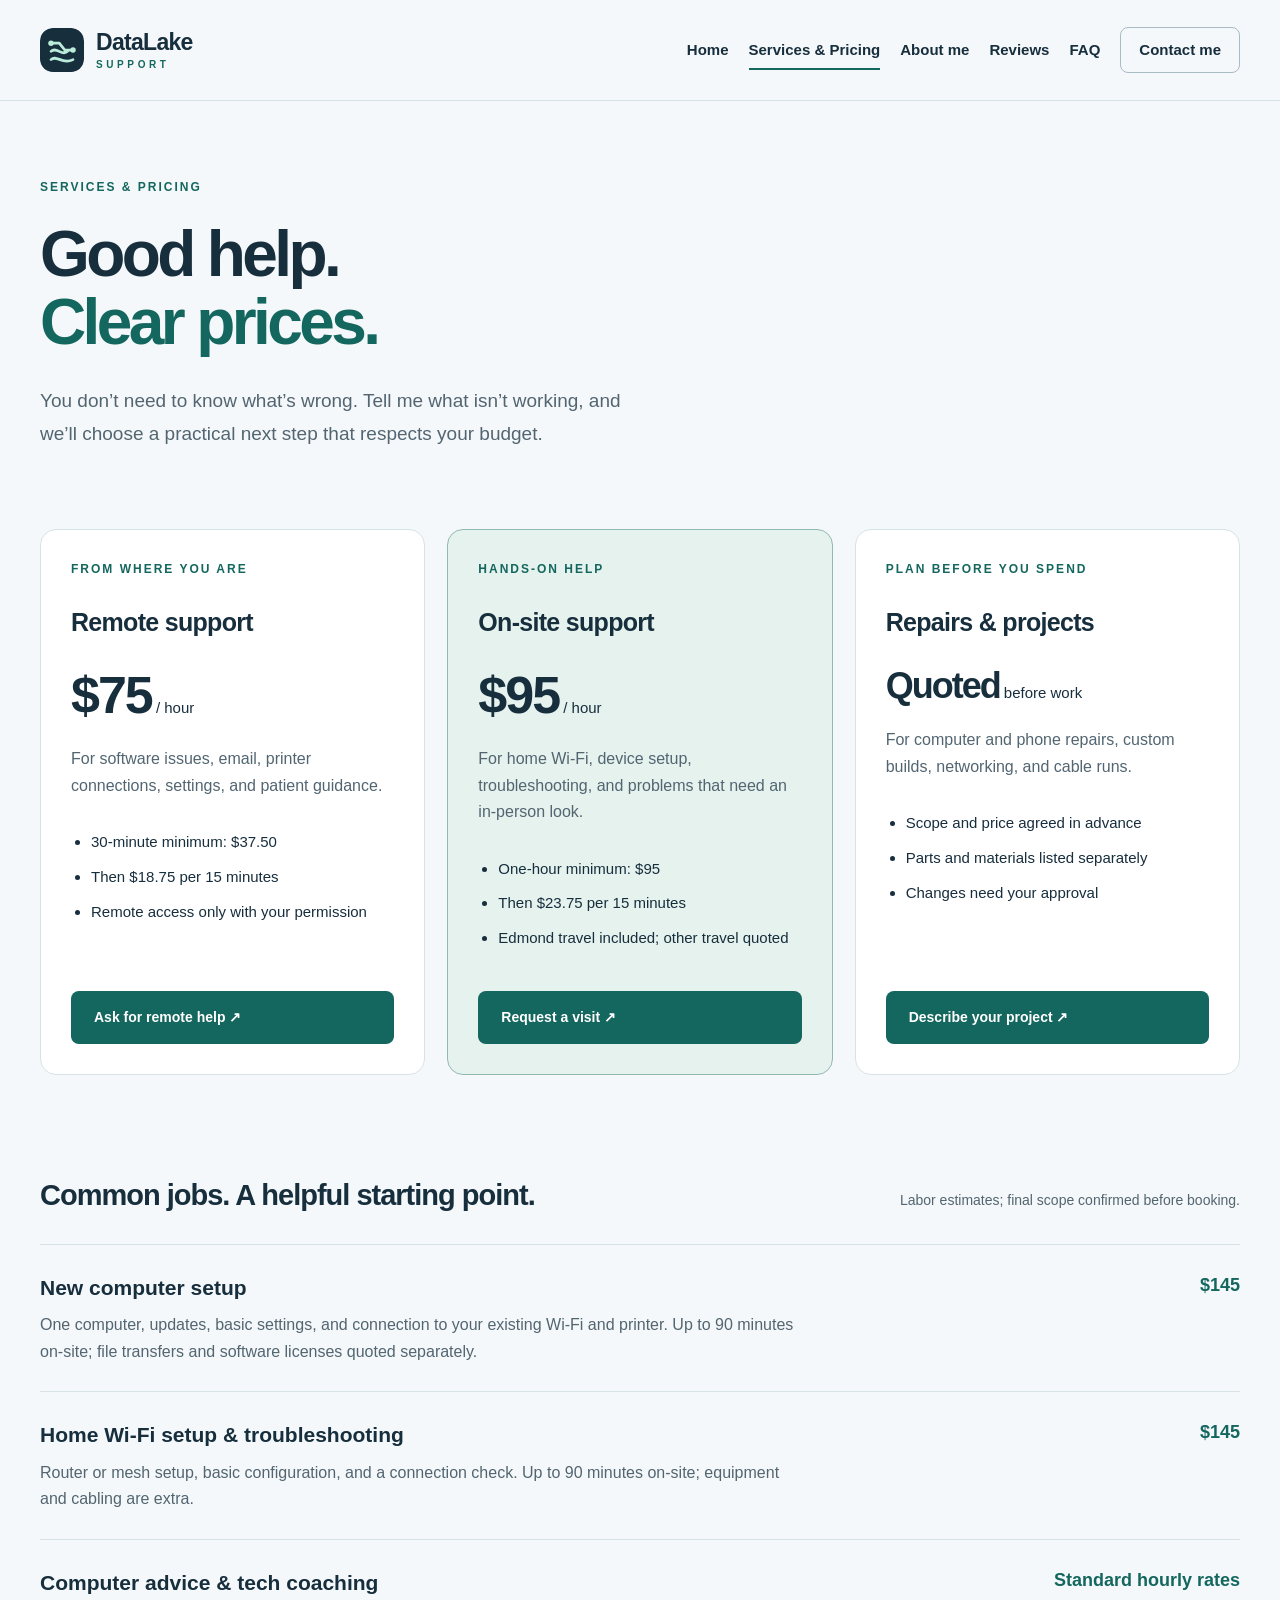
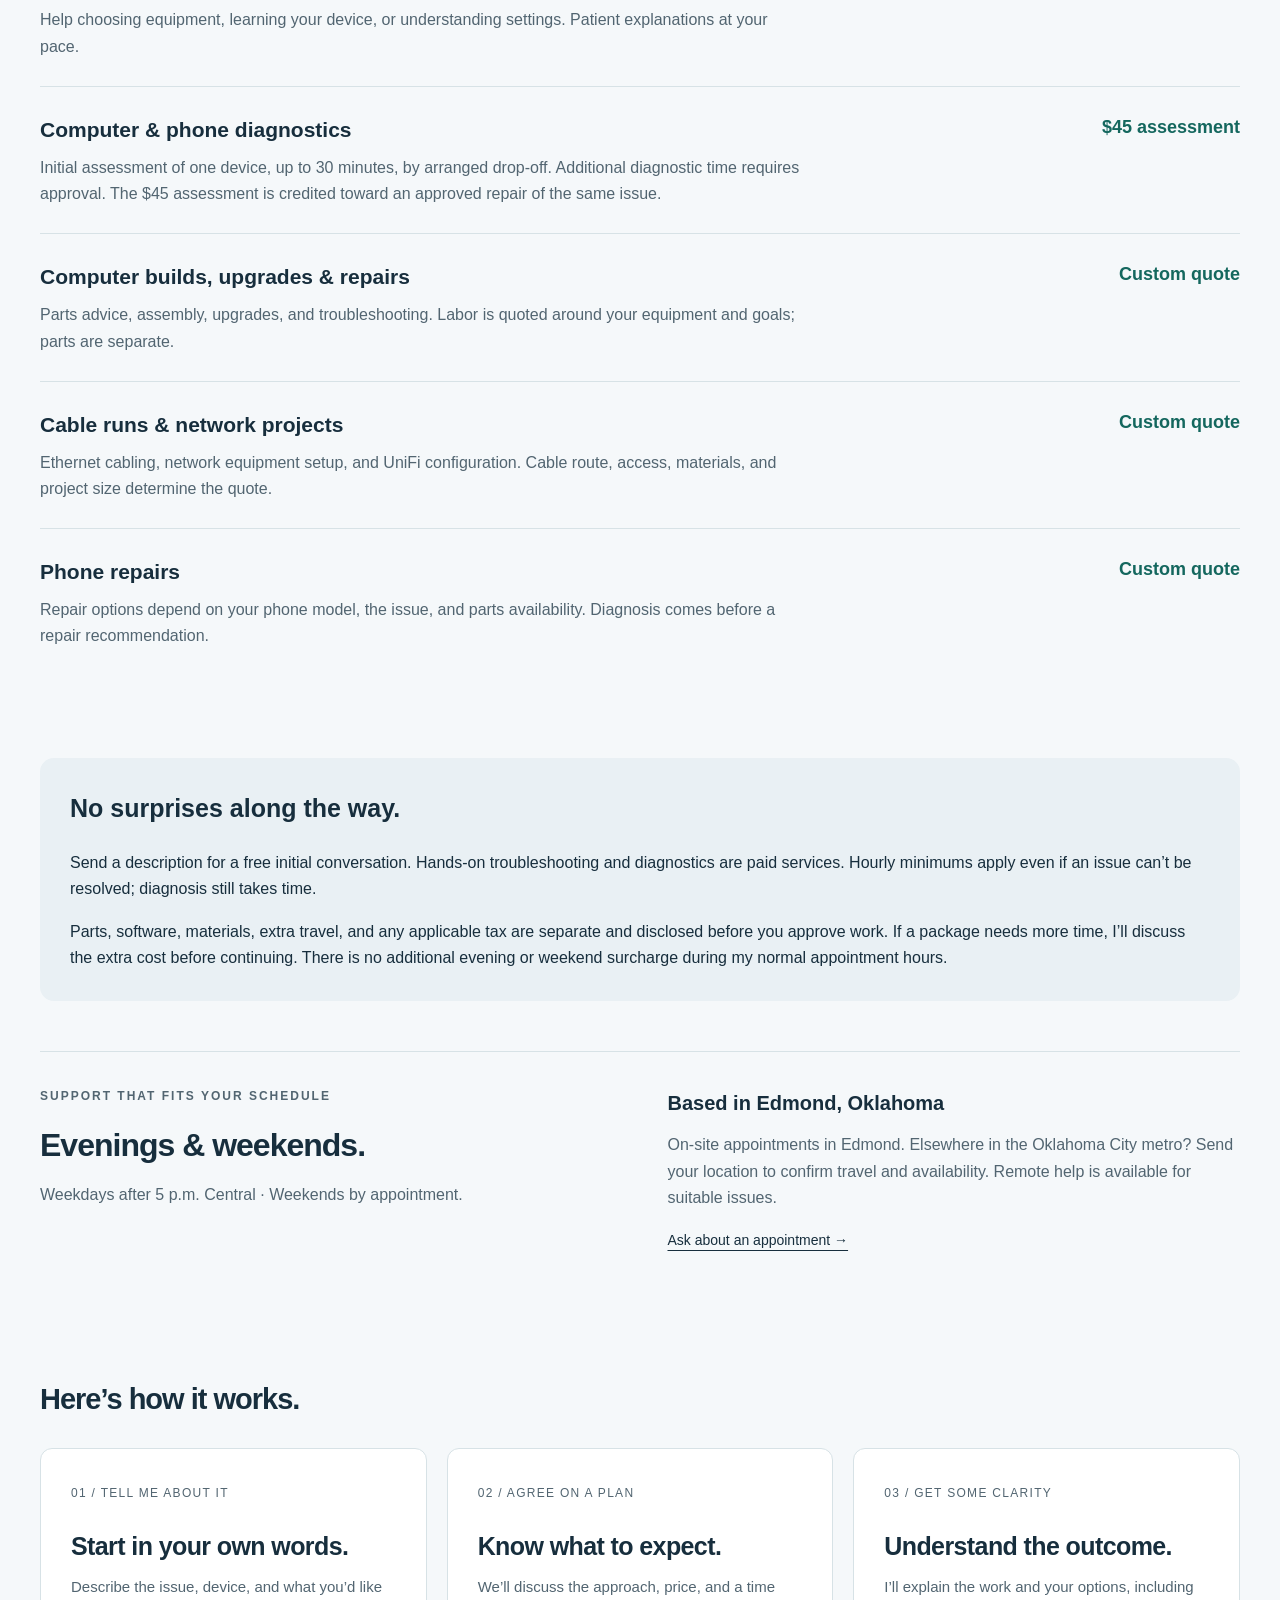
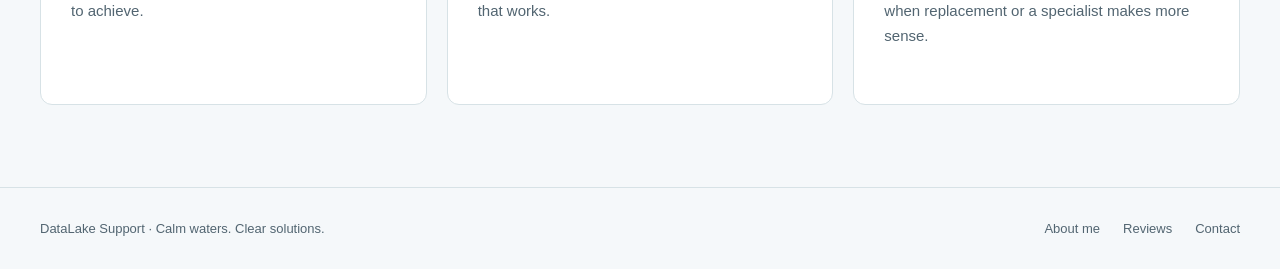
<file: services.html>
<!doctype html>
<html lang="en"><head><meta charset="utf-8"><meta name="viewport" content="width=device-width, initial-scale=1"><meta name="description" content="Explore DataLake Support services and pricing for remote IT help, on-site visits, computer setup, repairs, and Wi-Fi support in Edmond."><meta name="theme-color" content="#172e3d"><title>Services & Pricing | DataLake Support</title><link rel="stylesheet" href="styles.css?v=datalake-1"><script src="site.js" defer></script><link rel="icon" type="image/svg+xml" href="favicon.svg"></head><body><a class="skip" href="#main">Skip to content</a><header><div class="wrap header-inner"><a class="brand" href="index.html" aria-label="DataLake Support home"><img class="brand-mark" src="favicon.svg" width="44" height="44" alt=""><span class="brand-wordmark">DataLake<span class="brand-subtitle">SUPPORT</span></span></a><nav aria-label="Main navigation"><a href="index.html">Home</a><a href="services.html" aria-current="page">Services & Pricing</a><a href="about.html">About me</a><a href="reviews.html">Reviews</a><a href="faq.html">FAQ</a><a href="contact.html" class="nav-contact">Contact me</a></nav></div></header><main id="main" class="wrap"><section class="page-heading"><p class="eyebrow">SERVICES &amp; PRICING</p><h1>Good help.<br><span>Clear prices.</span></h1><p class="lead">You don’t need to know what’s wrong. Tell me what isn’t working, and we’ll choose a practical next step that respects your budget.</p></section><section class="pricing-grid" aria-label="Support rates"><article class="price-card"><p class="eyebrow">FROM WHERE YOU ARE</p><h2>Remote support</h2><p class="price">$75<span> / hour</span></p><p>For software issues, email, printer connections, settings, and patient guidance.</p><ul><li>30-minute minimum: $37.50</li><li>Then $18.75 per 15 minutes</li><li>Remote access only with your permission</li></ul><a class="button" href="contact.html?service=Remote+support">Ask for remote help ↗</a></article><article class="price-card highlighted"><p class="eyebrow">HANDS-ON HELP</p><h2>On-site support</h2><p class="price">$95<span> / hour</span></p><p>For home Wi-Fi, device setup, troubleshooting, and problems that need an in-person look.</p><ul><li>One-hour minimum: $95</li><li>Then $23.75 per 15 minutes</li><li>Edmond travel included; other travel quoted</li></ul><a class="button" href="contact.html?service=On-site+support">Request a visit ↗</a></article><article class="price-card"><p class="eyebrow">PLAN BEFORE YOU SPEND</p><h2>Repairs &amp; projects</h2><p class="price quote-price">Quoted<span> before work</span></p><p>For computer and phone repairs, custom builds, networking, and cable runs.</p><ul><li>Scope and price agreed in advance</li><li>Parts and materials listed separately</li><li>Changes need your approval</li></ul><a class="button" href="contact.html?service=Repair+or+project">Describe your project ↗</a></article></section><section class="section"><div class="section-heading"><h2>Common jobs. A helpful starting point.</h2><p>Labor estimates; final scope confirmed before booking.</p></div><div class="service-table"><article><div><h3>New computer setup</h3><p>One computer, updates, basic settings, and connection to your existing Wi-Fi and printer. Up to 90 minutes on-site; file transfers and software licenses quoted separately.</p></div><strong>$145</strong></article><article><div><h3>Home Wi-Fi setup &amp; troubleshooting</h3><p>Router or mesh setup, basic configuration, and a connection check. Up to 90 minutes on-site; equipment and cabling are extra.</p></div><strong>$145</strong></article><article><div><h3>Computer advice &amp; tech coaching</h3><p>Help choosing equipment, learning your device, or understanding settings. Patient explanations at your pace.</p></div><strong>Standard hourly rates</strong></article><article><div><h3>Computer &amp; phone diagnostics</h3><p>Initial assessment of one device, up to 30 minutes, by arranged drop-off. Additional diagnostic time requires approval. The $45 assessment is credited toward an approved repair of the same issue.</p></div><strong>$45 assessment</strong></article><article><div><h3>Computer builds, upgrades &amp; repairs</h3><p>Parts advice, assembly, upgrades, and troubleshooting. Labor is quoted around your equipment and goals; parts are separate.</p></div><strong>Custom quote</strong></article><article><div><h3>Cable runs &amp; network projects</h3><p>Ethernet cabling, network equipment setup, and UniFi configuration. Cable route, access, materials, and project size determine the quote.</p></div><strong>Custom quote</strong></article><article><div><h3>Phone repairs</h3><p>Repair options depend on your phone model, the issue, and parts availability. Diagnosis comes before a repair recommendation.</p></div><strong>Custom quote</strong></article></div></section><section class="pricing-notes"><h2>No surprises along the way.</h2><p>Send a description for a free initial conversation. Hands-on troubleshooting and diagnostics are paid services. Hourly minimums apply even if an issue can’t be resolved; diagnosis still takes time.</p><p>Parts, software, materials, extra travel, and any applicable tax are separate and disclosed before you approve work. If a package needs more time, I’ll discuss the extra cost before continuing. There is no additional evening or weekend surcharge during my normal appointment hours.</p></section><section class="availability"><div><p class="eyebrow">SUPPORT THAT FITS YOUR SCHEDULE</p><h2>Evenings &amp; weekends.</h2><p>Weekdays after 5 p.m. Central · Weekends by appointment.</p></div><div><h3>Based in Edmond, Oklahoma</h3><p>On-site appointments in Edmond. Elsewhere in the Oklahoma City metro? Send your location to confirm travel and availability. Remote help is available for suitable issues.</p><a href="contact.html" class="text-link">Ask about an appointment →</a></div></section><section class="section process"><div class="section-heading"><h2>Here’s how it works.</h2></div><div class="cards"><div class="card"><span class="card-number">01 / TELL ME ABOUT IT</span><h3>Start in your own words.</h3><p>Describe the issue, device, and what you’d like to achieve.</p></div><div class="card"><span class="card-number">02 / AGREE ON A PLAN</span><h3>Know what to expect.</h3><p>We’ll discuss the approach, price, and a time that works.</p></div><div class="card"><span class="card-number">03 / GET SOME CLARITY</span><h3>Understand the outcome.</h3><p>I’ll explain the work and your options, including when replacement or a specialist makes more sense.</p></div></div></section></main><footer><div class="wrap footer-inner"><p>DataLake Support · Calm waters. Clear solutions.</p><div class="footer-links"><a href="about.html">About me</a><a href="reviews.html">Reviews</a><a href="contact.html">Contact</a></div></div></footer></body></html>
</file>
<file: styles.css>
:root{--ink:#172e3d;--muted:#526571;--paper:#f5f8fa;--teal:#14675e;--line:#d7e2e6;--mint:#bbecda}*{box-sizing:border-box}html{scroll-behavior:smooth}body{margin:0;background:var(--paper);color:var(--ink);font-family:Inter,"Segoe UI",Arial,sans-serif;font-size:16px;line-height:1.65}a{color:inherit}a,button{-webkit-tap-highlight-color:transparent}a:focus-visible,button:focus-visible{outline:3px solid #1a8d80;outline-offset:6px}::selection{background:#bbecda}.wrap{width:min(1200px,calc(100% - 80px));margin:auto}.skip{position:absolute;left:20px;top:-90px;z-index:10;background:white;padding:12px}.skip:focus{top:12px}header{border-bottom:1px solid var(--line)}.header-inner{min-height:100px;display:flex;align-items:center;justify-content:space-between;gap:30px}.brand{display:flex;align-items:center;gap:12px;text-decoration:none;font-weight:750;font-size:19px;letter-spacing:-.5px}.brand-icon{display:grid;place-items:center;background:var(--ink);color:var(--mint);width:40px;height:40px;border-radius:12px;font-size:16px;letter-spacing:-3px;padding-right:3px}nav{display:flex;align-items:center;gap:32px}nav a{text-decoration:none;font-size:15px;font-weight:600;position:relative}nav a[aria-current=page]:after{content:"";height:2px;position:absolute;bottom:-8px;left:0;right:0;background:var(--teal)}nav a:hover{color:var(--teal)}.nav-contact{border:1px solid #a9bcc4;border-radius:8px;padding:10px 18px}.hero{display:grid;grid-template-columns:1.2fr 1fr;gap:80px;padding:86px 0 80px;align-items:center}.eyebrow{font-size:12px;letter-spacing:2px;font-weight:750;margin:0 0 22px;color:var(--teal)}h1,h2,h3,p{margin-top:0}h1{font-size:clamp(45px,5.1vw,72px);font-weight:650;letter-spacing:-3.6px;line-height:1.07;margin-bottom:27px}h1 span{color:var(--teal)}.lead{font-size:19px;line-height:1.75;color:var(--muted);max-width:510px;margin-bottom:32px}.actions{display:flex;align-items:flex-start;gap:23px;flex-direction:column}.button{display:inline-flex;align-items:center;justify-content:space-between;gap:32px;background:var(--teal);color:white;text-decoration:none;padding:15px 23px;border-radius:8px;font-weight:650;transition:background .2s,transform .2s}.button:hover{background:#104f48;transform:translateY(-2px)}.text-link{text-underline-offset:5px;font-size:14px}.feature{background:var(--ink);color:white;border-radius:24px;padding:38px 40px 25px;position:relative;box-shadow:0 20px 45px #17324412}.feature .eyebrow{color:var(--mint)}.feature h2{font-weight:500;font-size:41px;line-height:1.17;letter-spacing:-1.6px;margin-bottom:26px}.feature em{font-style:normal;color:var(--mint)}.steps>div{display:flex;gap:20px;border-top:1px solid #ffffff24;padding:15px 0}.steps>div>span{font-size:12px;letter-spacing:1px;color:var(--mint);padding-top:4px}.steps p{margin:0;font-size:17px}.steps small{display:block;color:#b9cbd3;font-size:14px;margin-top:1px}.feature-bottom{border-top:1px solid #ffffff24;padding-top:17px;margin-bottom:0;font-size:12px;color:#c5d7df}.intro-strip{border-top:1px solid var(--line);border-bottom:1px solid var(--line);padding:34px 0;display:grid;grid-template-columns:1fr 1.1fr 1.4fr;gap:30px;align-items:center}.intro-strip .eyebrow{margin:0;max-width:180px}.intro-strip h2{font-size:27px;letter-spacing:-.7px;line-height:1.25;margin:0}.intro-strip>p:last-child{color:var(--muted);font-size:15px;margin:0}.section{padding:72px 0 82px}.section-heading{display:flex;align-items:baseline;justify-content:space-between;gap:20px;margin-bottom:24px}.section-heading h2{font-size:29px;letter-spacing:-1px;margin:0}.section-heading p{font-size:14px;color:var(--muted);margin:0}.cards{display:grid;grid-template-columns:repeat(3,1fr);gap:20px}.card{background:white;border:1px solid var(--line);border-radius:12px;padding:30px;text-decoration:none;transition:transform .2s,border-color .2s}.card:hover{transform:translateY(-5px);border-color:var(--teal)}.card-number{font-size:12px;letter-spacing:1.3px;color:var(--muted)}.card h3{font-size:25px;line-height:1.3;letter-spacing:-.6px;margin:25px 0 12px}.card p{color:var(--muted);font-size:15px;margin-bottom:25px}.card-link{display:flex;justify-content:space-between;color:var(--teal);font-weight:650;font-size:14px}footer{border-top:1px solid var(--line);padding:30px 0}.footer-inner{display:flex;align-items:center;justify-content:space-between;gap:25px;font-size:13px;color:var(--muted)}.footer-inner p{margin:0}.footer-links{display:flex;gap:23px}.footer-links a{text-decoration:none}.page-heading{padding:77px 0 47px}.page-heading h1{font-size:clamp(43px,5vw,65px)}.page-heading .lead{max-width:600px}.about-layout{display:grid;grid-template-columns:.8fr 1.3fr;gap:80px;padding-bottom:90px;align-items:start}.profile-panel{padding:40px;border-radius:18px;background:var(--ink);color:white}.monogram{width:105px;height:105px;display:grid;place-items:center;border:1px solid #a1c9c5;border-radius:50%;font-size:32px;color:var(--mint);margin-bottom:48px}.profile-panel .eyebrow{color:var(--mint);margin-bottom:12px}.profile-panel h2{font-size:30px;margin-bottom:2px}.profile-panel p{color:#d1dfe5}.profile-panel .location{border-top:1px solid #ffffff33;padding-top:20px;margin-top:30px}.story h2,.contact-layout h2{font-size:32px;letter-spacing:-1px}.story h3{font-size:21px;margin:28px 0 10px}.story p{color:var(--muted)}.placeholder{border-left:3px solid #a9cec5;padding-left:18px}.story .button{margin-top:18px}.empty-reviews{background:white;border:1px solid var(--line);border-radius:20px;padding:40px 30px 55px;text-align:center;max-width:850px;margin:0 auto}.quote-mark{display:block;font:90px Georgia,serif;line-height:.9;color:var(--teal)}.empty-reviews h2{font-size:35px;line-height:1.25;letter-spacing:-1px}.empty-reviews>p:not(.eyebrow){max-width:540px;margin:0 auto 30px;color:var(--muted)}.empty-reviews .eyebrow{margin:5px 0 20px}.review-note{text-align:center;font-size:14px;color:var(--muted);margin:25px 0 80px}.contact-layout{display:grid;grid-template-columns:1fr 1fr;gap:80px;padding-bottom:80px}.contact-panel{padding:35px 40px;background:white;border:1px solid var(--line);border-radius:16px}.contact-notice{color:var(--teal);background:#e7f4ef;padding:12px 16px;border-radius:6px;font-size:15px}dl{margin:25px 0 0}dl>div{padding:18px 0;border-top:1px solid var(--line)}dt{font-size:13px;color:var(--muted)}dd{margin:4px 0 0;font-size:18px;overflow-wrap:anywhere}.contact-help{padding-top:15px}.contact-help>p,.contact-help li p{color:var(--muted)}.contact-help ol{padding-left:26px}.contact-help li{padding-left:10px;margin:24px 0}.contact-help li::marker{color:var(--teal);font-weight:bold}.contact-help h3{font-size:18px;margin-bottom:3px}.contact-help li p{font-size:15px}.privacy-note{border-top:1px solid var(--line);padding-top:20px;font-size:14px}@media(max-width:950px){.hero{gap:35px}h1{letter-spacing:-2.5px}.feature{padding:30px}.feature h2{font-size:34px}.section-heading{display:block}.section-heading p{margin-top:8px}.card{padding:23px}.about-layout,.contact-layout{gap:40px}}@media(max-width:700px){.wrap{width:calc(100% - 40px)}.header-inner{padding:20px 0;align-items:flex-start;gap:20px;flex-direction:column;min-height:0}nav{gap:24px;width:100%;justify-content:space-between}nav a{font-size:14px}.nav-contact{padding:5px 10px}.hero{grid-template-columns:1fr;padding:48px 0;gap:38px}h1{font-size:52px;letter-spacing:-2.7px}.lead{font-size:17px}.feature{padding:30px}.feature h2{font-size:37px}.intro-strip{grid-template-columns:1fr;gap:19px}.intro-strip .eyebrow{max-width:none}.cards{grid-template-columns:1fr}.section{padding:45px 0}.card h3{margin-top:15px}.card p{margin-bottom:20px}.page-heading{padding-top:45px;padding-bottom:25px}.about-layout,.contact-layout{grid-template-columns:1fr;gap:35px;padding-bottom:50px}.profile-panel{padding:30px}.monogram{margin-bottom:28px}.footer-inner{align-items:flex-start;flex-direction:column;gap:15px}.empty-reviews{padding:35px 22px}.empty-reviews h2{font-size:29px}.contact-panel{padding:26px}.review-note{margin-bottom:50px}}@media(prefers-reduced-motion:reduce){html{scroll-behavior:auto}*{transition:none!important}}

.services{padding-top:0}.services .card p{margin-bottom:0}

.credentials{list-style:none;padding:0;margin:20px 0}.credentials li{padding:13px 0;border-bottom:1px solid var(--line)}.credentials strong{display:block;font-size:16px}.credentials span{font-size:14px;color:var(--muted)}.experience{padding-top:0}.career-list article{display:grid;grid-template-columns:1fr 1.6fr;gap:45px;padding:28px 0;border-top:1px solid var(--line)}.career-list .eyebrow{margin-bottom:10px}.career-list h3{font-size:23px;margin-bottom:4px}.career-list .role{font-size:15px;margin-bottom:0;color:var(--muted)}.career-list article>p{color:var(--muted);margin-bottom:0}.contact-panel dd a{text-underline-offset:4px;color:var(--teal)}@media(max-width:700px){.career-list article{grid-template-columns:1fr;gap:16px}}
nav{gap:20px}.header-inner{gap:20px}.brand{white-space:nowrap}.pricing-grid{display:grid;grid-template-columns:repeat(3,1fr);gap:22px;margin-bottom:25px}.price-card{padding:30px;border:1px solid var(--line);background:#fff;border-radius:16px;display:flex;flex-direction:column}.price-card h2{font-size:25px;letter-spacing:-.7px}.price-card>p:not(.eyebrow):not(.price){color:var(--muted)}.price{font-size:52px;line-height:1.2;letter-spacing:-2px;font-weight:650;margin-bottom:20px}.price span{font-size:15px;font-weight:400;letter-spacing:0}.quote-price{font-size:36px}.price-card ul{padding-left:20px;margin-bottom:30px;font-size:15px}.price-card li{margin-bottom:10px}.price-card .button{margin-top:auto;font-size:14px;gap:12px}.highlighted{background:#e5f2ed;border-color:#90b9af}.service-table article{display:grid;grid-template-columns:1fr 210px;gap:35px;padding:26px 0;border-top:1px solid var(--line)}.service-table h3{font-size:21px;margin-bottom:7px}.service-table p{max-width:760px;margin:0;color:var(--muted)}.service-table strong{font-size:18px;color:var(--teal);text-align:right}.pricing-notes{background:#e9f0f4;border-radius:14px;padding:30px;margin-bottom:50px}.pricing-notes h2{font-size:25px}.pricing-notes p:last-child{margin-bottom:0}.availability{display:grid;grid-template-columns:1fr 1fr;gap:55px;padding:35px 0 50px;border-top:1px solid var(--line)}.availability .eyebrow{margin-bottom:12px}.availability h2{font-size:32px;letter-spacing:-1px;margin-bottom:10px}.availability h3{font-size:20px;margin-bottom:12px}.availability p{color:var(--muted)}.faq-list{max-width:900px;margin-bottom:50px}.faq-list details{border-top:1px solid var(--line);padding:22px 0}.faq-list summary{cursor:pointer;font-weight:650;font-size:19px;list-style-position:outside;margin-left:22px;padding-left:10px}.faq-list summary::marker{color:var(--teal)}.faq-list details p{color:var(--muted);margin:17px 0 0 32px;max-width:780px}.faq-cta{padding:35px;background:#e5f2ed;border-radius:15px;margin-bottom:60px}.faq-cta h2{font-size:28px;letter-spacing:-.7px}.message-section{display:grid;grid-template-columns:.85fr 1.15fr;gap:70px;padding:40px 0 80px;border-top:1px solid var(--line)}.message-section h2{font-size:34px;letter-spacing:-1px;line-height:1.2}.message-section p{color:var(--muted)}form{background:white;border:1px solid var(--line);padding:30px;border-radius:14px}label{display:block;font-weight:600;margin:18px 0 7px}label:first-of-type{margin-top:0}label span{font-weight:400;color:var(--muted)}input,select,textarea{font:inherit;color:var(--ink);width:100%;border:1px solid #a2b7c0;border-radius:7px;padding:11px 13px;background:#fff}textarea{resize:vertical}input:focus,textarea:focus,select:focus{outline:3px solid #bbecda;outline-offset:2px;border-color:var(--teal)}form button{border:0;cursor:pointer;font:inherit;margin-top:20px}form .small,.small{font-size:14px;overflow-wrap:anywhere}.honeypot{display:none}.enter{animation:enter .55s ease-out both}.price-card:nth-child(2){animation-delay:.07s}.price-card:nth-child(3){animation-delay:.14s}@keyframes enter{from{opacity:0;transform:translateY(10px)}to{opacity:1;transform:translateY(0)}}@media(max-width:1050px){.header-inner{flex-wrap:wrap;padding:22px 0}nav{flex-wrap:wrap;row-gap:16px}.pricing-grid{gap:15px}.price-card{padding:23px}.message-section{gap:35px}}@media(max-width:760px){.pricing-grid,.availability,.message-section{grid-template-columns:1fr}.price-card{padding:28px}.availability{gap:20px}.service-table article{grid-template-columns:1fr;gap:12px}.service-table strong{text-align:left}.message-section{padding-bottom:45px}.faq-list summary{font-size:17px}.faq-cta{padding:25px}nav{justify-content:flex-start;gap:18px}.header-inner nav a{font-size:14px}.price{font-size:45px}.message-section form{padding:22px}}@media(prefers-reduced-motion:reduce){.enter{animation:none}.price-card{animation-delay:0s}}

.published-reviews{display:grid;grid-template-columns:repeat(2,minmax(0,1fr));gap:22px;margin-bottom:24px}.published-review{padding:30px;border:1px solid var(--line);border-radius:16px;background:white;overflow-wrap:anywhere}.published-review h2{font-size:22px;margin:0 0 8px}.published-review .review-rating{color:var(--teal);font-weight:650;margin-bottom:15px}.published-review blockquote{margin:0 0 20px;white-space:pre-wrap}.published-review .review-service{color:var(--muted);font-size:14px;margin:0}.rating-input{border:0;padding:0;margin:20px 0}.rating-input legend{font-weight:600;padding:0;margin-bottom:8px}.rating-input>div{display:flex;flex-wrap:wrap;gap:10px}.rating-input label{display:flex;align-items:center;gap:7px;margin:0;padding:8px;border:1px solid var(--line);border-radius:7px;font-size:14px}.rating-input input,.consent input{width:18px;height:18px;flex-shrink:0;accent-color:var(--teal)}.consent{display:flex;align-items:flex-start;gap:10px;font-size:14px}.consent span{color:var(--ink)}[hidden]{display:none!important}@media(max-width:700px){.published-reviews{grid-template-columns:1fr}}

/* DataLake Support identity: circuit nodes above calm lake waves. */
.brand-mark{display:block;flex:0 0 44px;border-radius:13px}.brand-wordmark{display:flex;flex-direction:column;font-size:23px;line-height:1.05;letter-spacing:-.7px}.brand-subtitle{font-size:10px;letter-spacing:3.6px;color:var(--teal);margin-top:6px}.hero{position:relative}.feature{background:radial-gradient(ellipse at 100% 0%,#245464 0%,transparent 65%),var(--ink)}.feature-bottom{letter-spacing:.3px}.intro-strip{background:linear-gradient(110deg,transparent,#e5f2ed);padding-left:20px;padding-right:20px;border-radius:0 20px 20px 0}.hero h1{font-size:clamp(43px,4.8vw,68px)}@media(max-width:480px){.brand-wordmark{font-size:21px}.hero h1{font-size:43px;letter-spacing:-2px}.intro-strip{padding-left:16px;padding-right:16px}}
</file>
